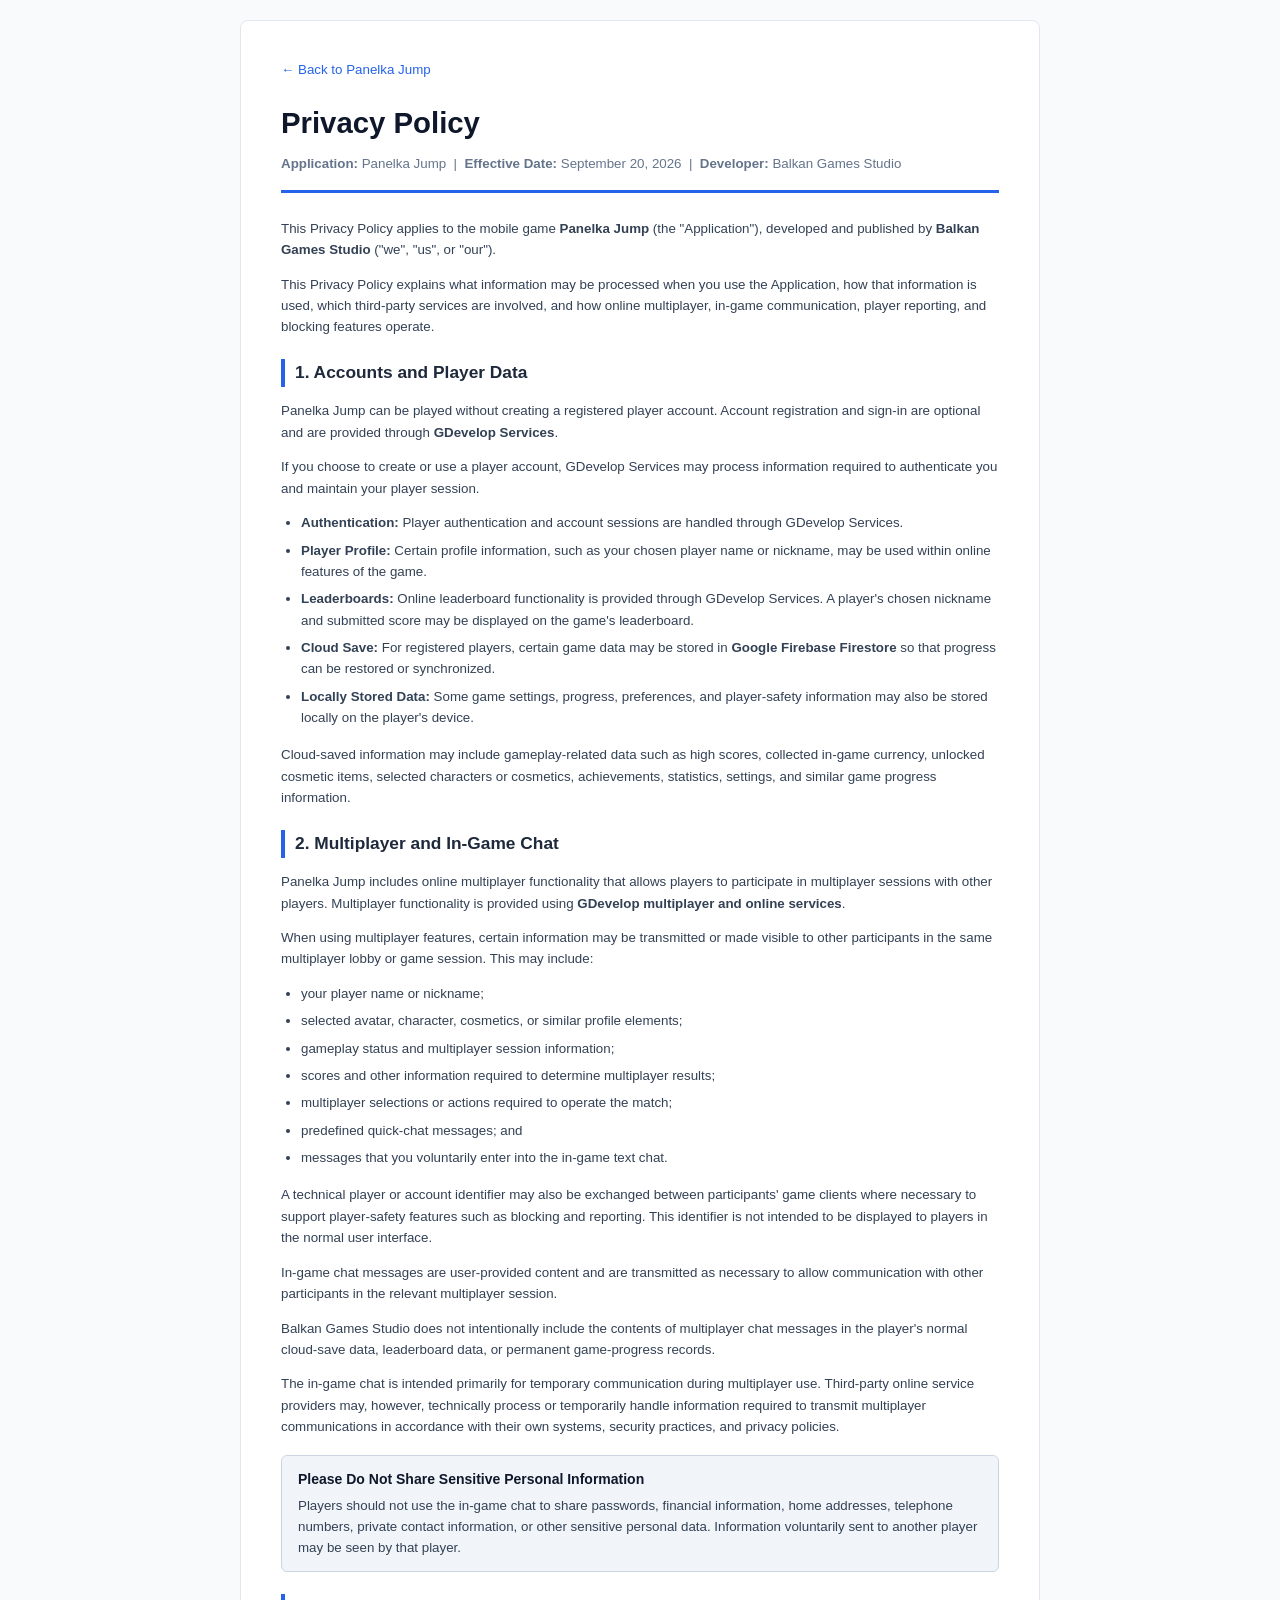
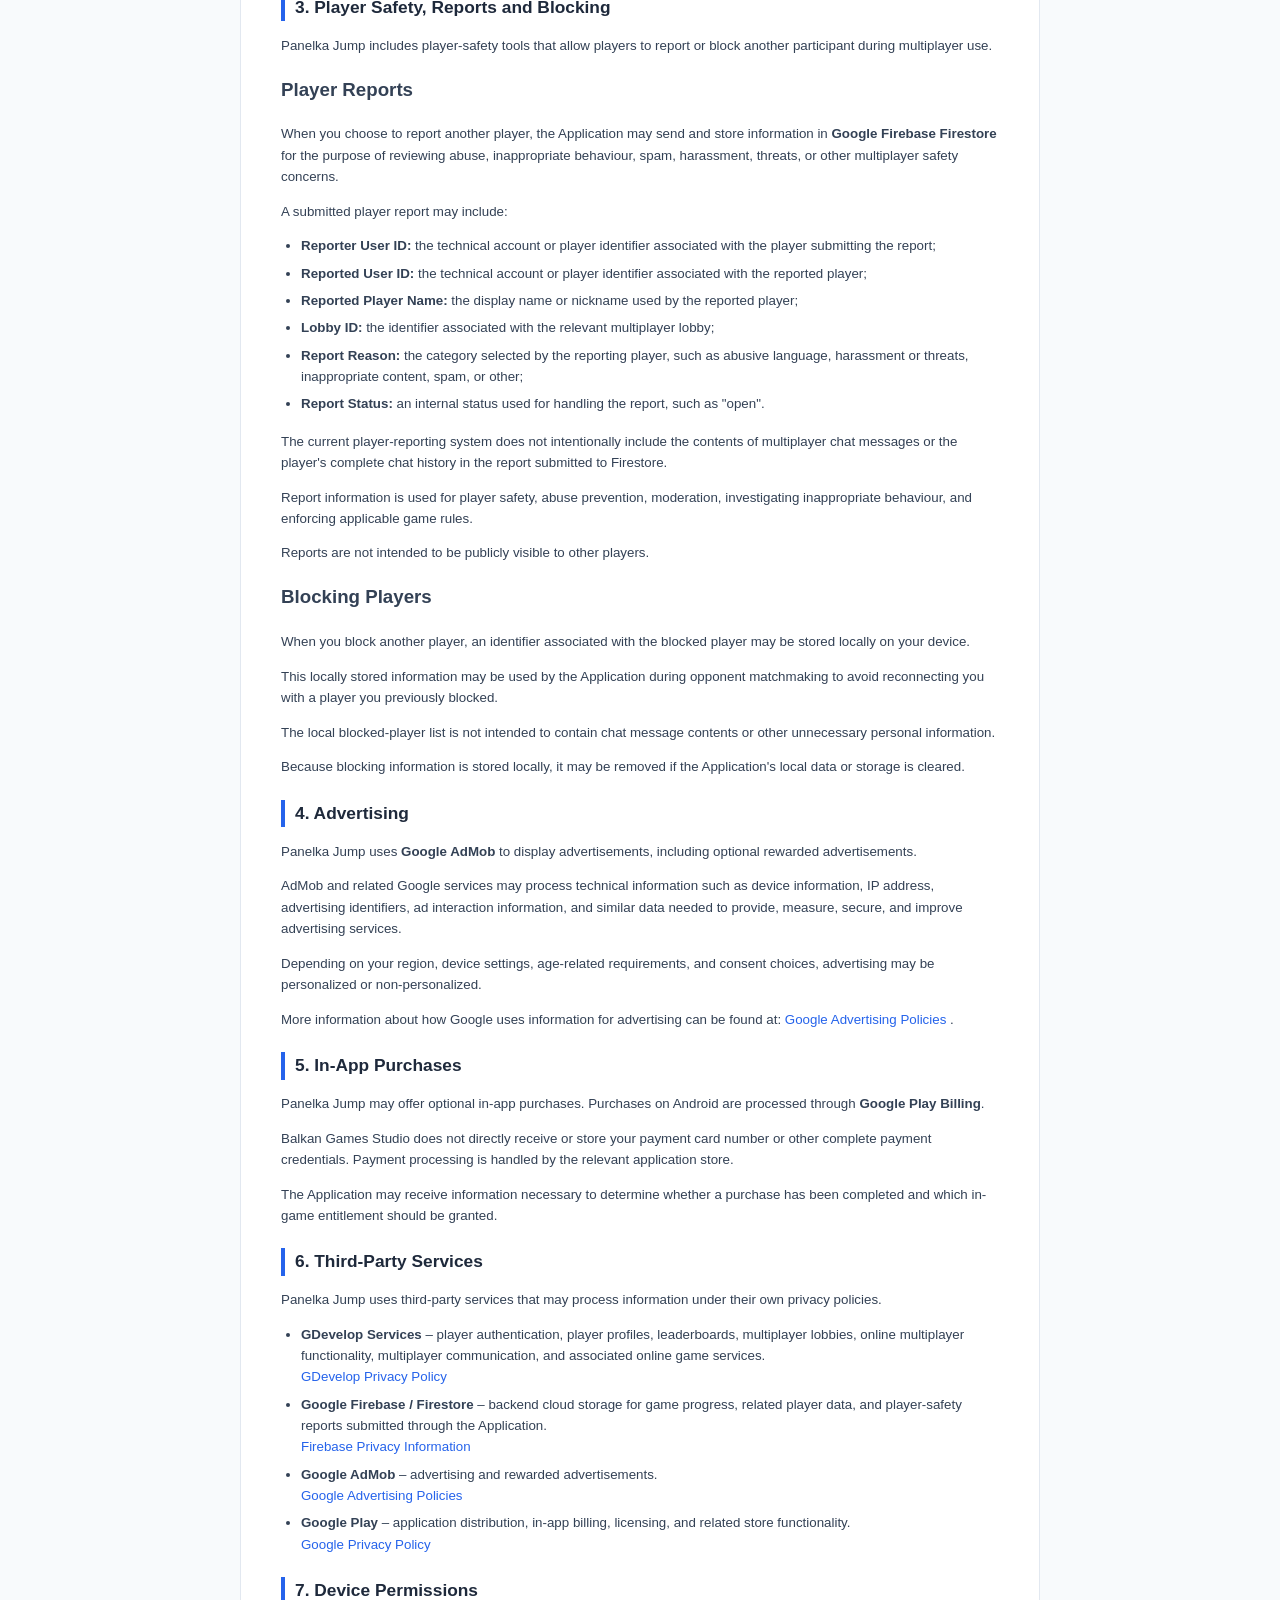
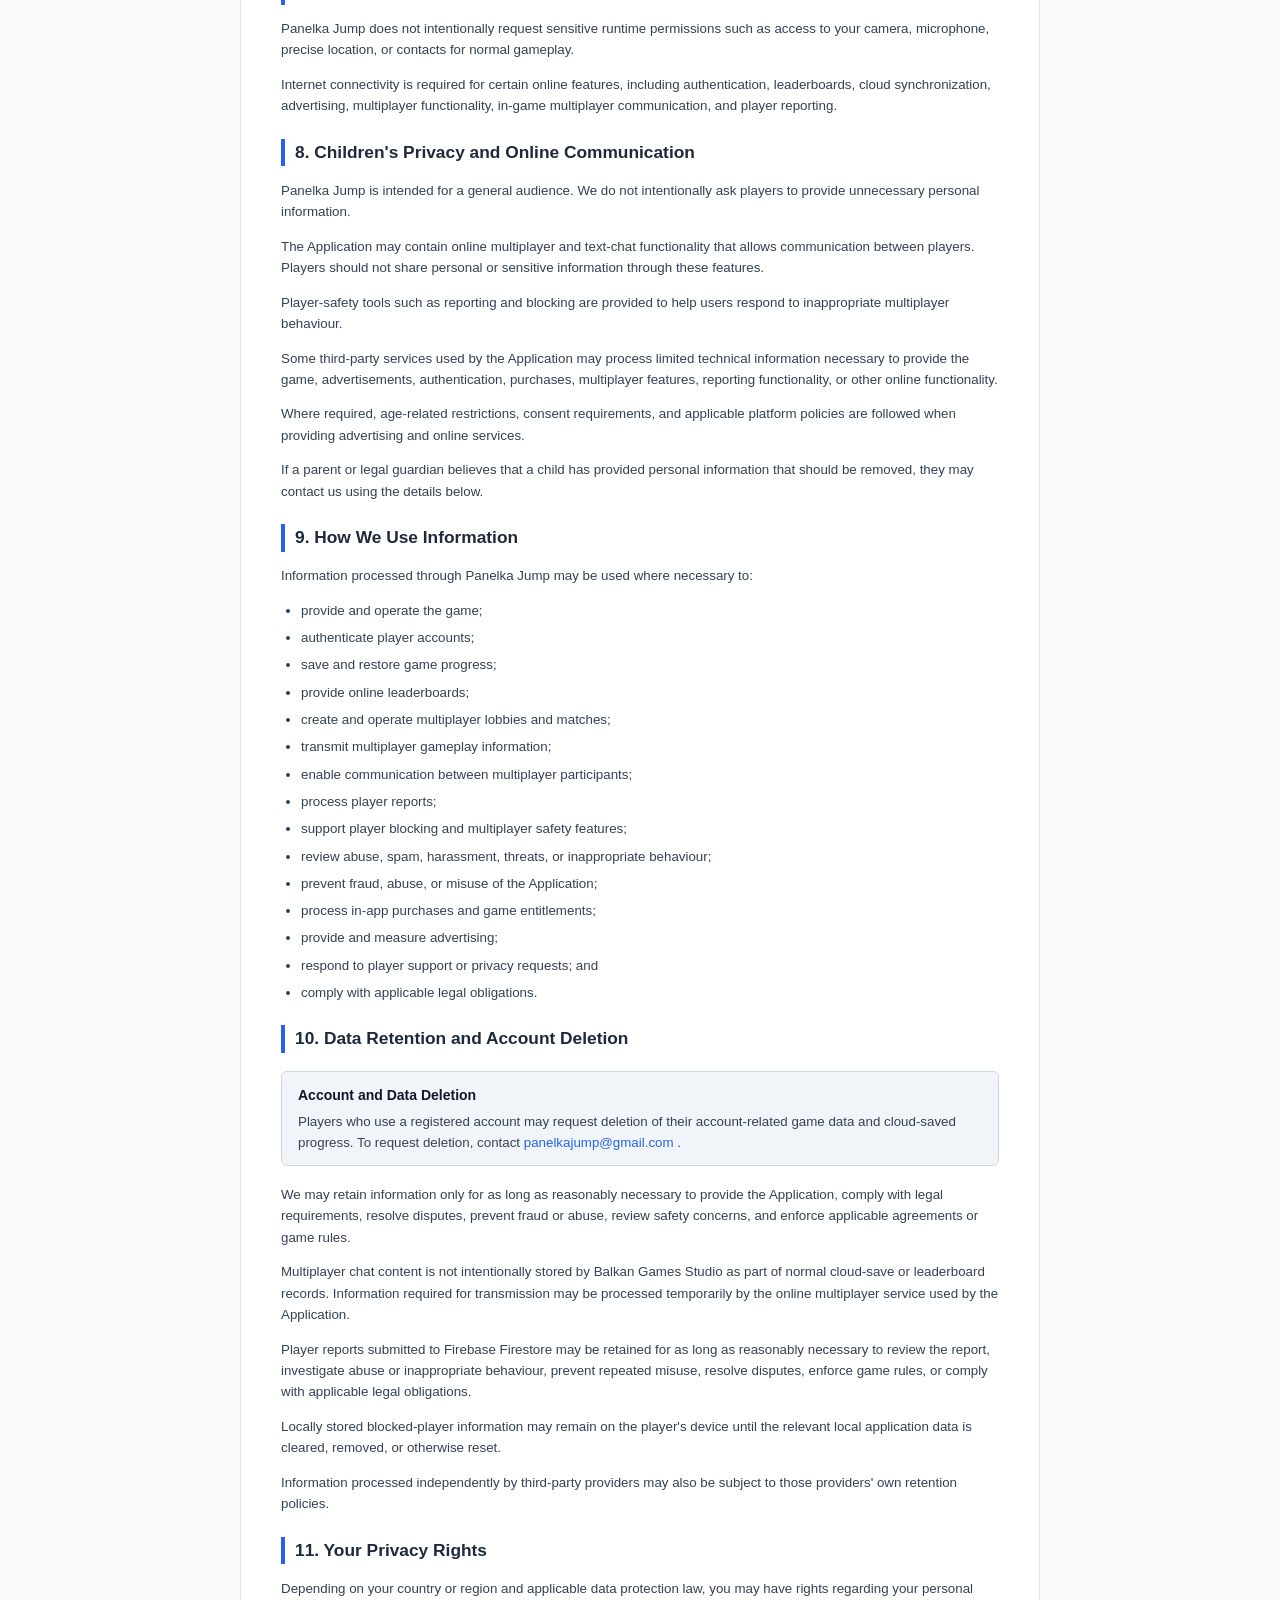
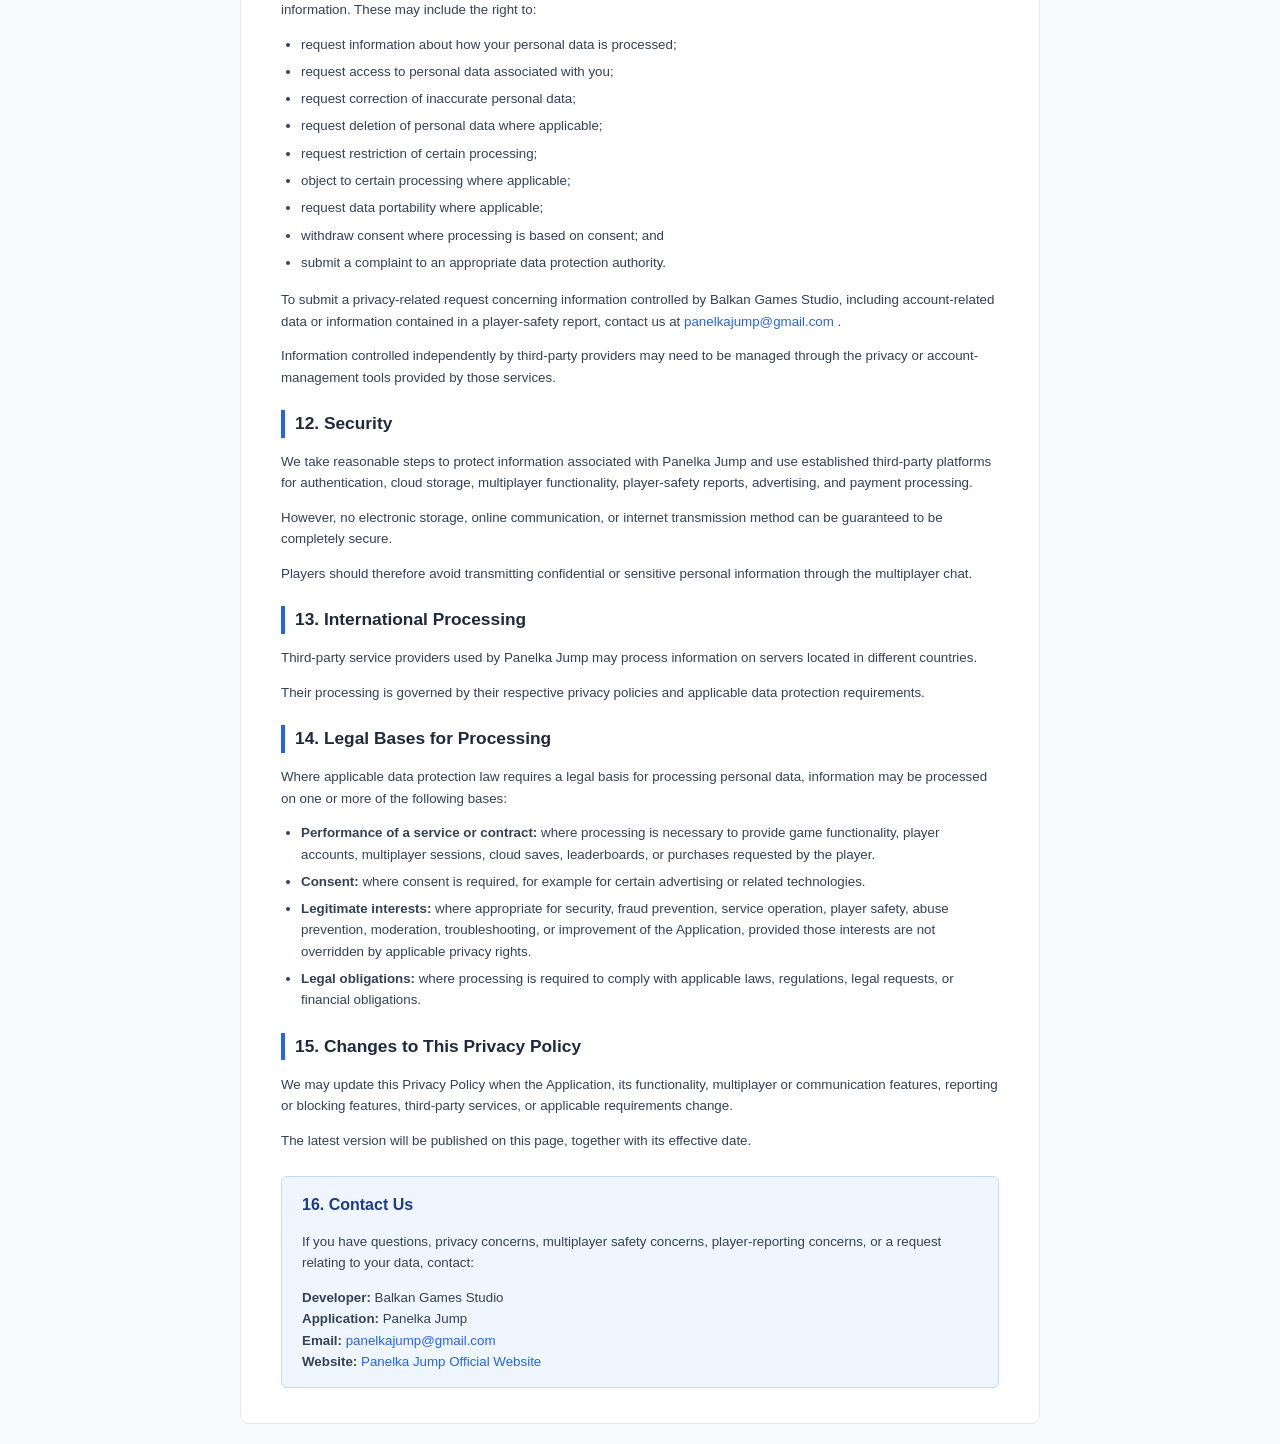
<file: index.html>
<!DOCTYPE html>
<html lang="en">
<head>
    <meta charset="UTF-8">
    <meta name="viewport" content="width=device-width, initial-scale=1.0">

    <title>Privacy Policy - Panelka Jump</title>

    <meta name="description"
          content="Privacy Policy for Panelka Jump by Balkan Games Studio.">

    <style>
        @page {
            size: A4;
            margin: 15mm 12mm;
            background-color: #f8fafc;
        }

        *, *::before, *::after {
            box-sizing: border-box;
        }

        body {
            font-family: -apple-system, BlinkMacSystemFont, "Segoe UI",
                         Roboto, Helvetica, Arial, sans-serif;
            line-height: 1.6;
            color: #334155;
            background-color: #f8fafc;
            margin: 0;
            padding: 20px;
        }

        .container {
            max-width: 800px;
            margin: 0 auto;
            background: #ffffff;
            padding: 35px 40px;
            border-radius: 8px;
            border: 1px solid #e2e8f0;
        }

        .header {
            border-bottom: 3px solid #2563eb;
            padding-bottom: 15px;
            margin-bottom: 25px;
        }

        h1 {
            color: #0f172a;
            font-size: 22pt;
            margin: 0 0 6px 0;
        }

        .subtitle {
            color: #64748b;
            font-size: 10pt;
            margin: 0;
        }

        h2 {
            color: #1e293b;
            font-size: 13pt;
            margin-top: 22px;
            margin-bottom: 10px;
            border-left: 4px solid #2563eb;
            padding-left: 10px;
            page-break-after: avoid;
        }

        p, li {
            font-size: 10pt;
            color: #334155;
        }

        ul {
            padding-left: 20px;
            margin-top: 5px;
        }

        li {
            margin-bottom: 6px;
        }

        .callout {
            background-color: #f1f5f9;
            border: 1px solid #cbd5e1;
            border-radius: 6px;
            padding: 12px 16px;
            margin: 18px 0;
            page-break-inside: avoid;
        }

        .callout-title {
            font-weight: bold;
            color: #0f172a;
            margin-bottom: 4px;
            font-size: 10.5pt;
        }

        .contact-box {
            background-color: #eff6ff;
            border: 1px solid #bfdbfe;
            border-radius: 6px;
            padding: 15px 20px;
            margin-top: 25px;
            page-break-inside: avoid;
        }

        .back-link {
            display: inline-block;
            margin-bottom: 20px;
            font-size: 10pt;
        }

        a {
            color: #2563eb;
            text-decoration: none;
        }

        a:hover {
            text-decoration: underline;
        }

        @media (max-width: 600px) {
            body {
                padding: 10px;
            }

            .container {
                padding: 24px 20px;
            }
        }
    </style>
</head>

<body>

<div class="container">

    <a class="back-link" href="https://mshapkov-afk.github.io/">
        ← Back to Panelka Jump
    </a>

    <div class="header">
        <h1>Privacy Policy</h1>

        <p class="subtitle">
            <strong>Application:</strong> Panelka Jump
            &nbsp;|&nbsp;
            <strong>Effective Date:</strong> September 20, 2026
            &nbsp;|&nbsp;
            <strong>Developer:</strong> Balkan Games Studio
        </p>
    </div>


    <p>
        This Privacy Policy applies to the mobile game
        <strong>Panelka Jump</strong> (the "Application"),
        developed and published by
        <strong>Balkan Games Studio</strong>
        ("we", "us", or "our").
    </p>

    <p>
        This Privacy Policy explains what information may be processed
        when you use the Application, how that information is used,
        which third-party services are involved, and how online
        multiplayer, in-game communication, player reporting,
        and blocking features operate.
    </p>


    <h2>1. Accounts and Player Data</h2>

    <p>
        Panelka Jump can be played without creating a registered player
        account. Account registration and sign-in are optional and are
        provided through <strong>GDevelop Services</strong>.
    </p>

    <p>
        If you choose to create or use a player account, GDevelop Services
        may process information required to authenticate you and maintain
        your player session.
    </p>

    <ul>
        <li>
            <strong>Authentication:</strong>
            Player authentication and account sessions are handled through
            GDevelop Services.
        </li>

        <li>
            <strong>Player Profile:</strong>
            Certain profile information, such as your chosen player name
            or nickname, may be used within online features of the game.
        </li>

        <li>
            <strong>Leaderboards:</strong>
            Online leaderboard functionality is provided through
            GDevelop Services. A player's chosen nickname and submitted
            score may be displayed on the game's leaderboard.
        </li>

        <li>
            <strong>Cloud Save:</strong>
            For registered players, certain game data may be stored in
            <strong>Google Firebase Firestore</strong> so that progress can
            be restored or synchronized.
        </li>

        <li>
            <strong>Locally Stored Data:</strong>
            Some game settings, progress, preferences, and player-safety
            information may also be stored locally on the player's device.
        </li>
    </ul>

    <p>
        Cloud-saved information may include gameplay-related data such as
        high scores, collected in-game currency, unlocked cosmetic items,
        selected characters or cosmetics, achievements, statistics,
        settings, and similar game progress information.
    </p>


    <h2>2. Multiplayer and In-Game Chat</h2>

    <p>
        Panelka Jump includes online multiplayer functionality that allows
        players to participate in multiplayer sessions with other players.
        Multiplayer functionality is provided using
        <strong>GDevelop multiplayer and online services</strong>.
    </p>

    <p>
        When using multiplayer features, certain information may be
        transmitted or made visible to other participants in the same
        multiplayer lobby or game session. This may include:
    </p>

    <ul>
        <li>your player name or nickname;</li>
        <li>selected avatar, character, cosmetics, or similar profile elements;</li>
        <li>gameplay status and multiplayer session information;</li>
        <li>scores and other information required to determine multiplayer results;</li>
        <li>multiplayer selections or actions required to operate the match;</li>
        <li>predefined quick-chat messages; and</li>
        <li>messages that you voluntarily enter into the in-game text chat.</li>
    </ul>

    <p>
        A technical player or account identifier may also be exchanged
        between participants' game clients where necessary to support
        player-safety features such as blocking and reporting.
        This identifier is not intended to be displayed to players in
        the normal user interface.
    </p>

    <p>
        In-game chat messages are user-provided content and are transmitted
        as necessary to allow communication with other participants in the
        relevant multiplayer session.
    </p>

    <p>
        Balkan Games Studio does not intentionally include the contents of
        multiplayer chat messages in the player's normal cloud-save data,
        leaderboard data, or permanent game-progress records.
    </p>

    <p>
        The in-game chat is intended primarily for temporary communication
        during multiplayer use. Third-party online service providers may,
        however, technically process or temporarily handle information
        required to transmit multiplayer communications in accordance with
        their own systems, security practices, and privacy policies.
    </p>

    <div class="callout">
        <div class="callout-title">
            Please Do Not Share Sensitive Personal Information
        </div>

        <p style="margin:0;">
            Players should not use the in-game chat to share passwords,
            financial information, home addresses, telephone numbers,
            private contact information, or other sensitive personal data.
            Information voluntarily sent to another player may be seen by
            that player.
        </p>
    </div>


    <h2>3. Player Safety, Reports and Blocking</h2>

    <p>
        Panelka Jump includes player-safety tools that allow players to
        report or block another participant during multiplayer use.
    </p>

    <h3>Player Reports</h3>

    <p>
        When you choose to report another player, the Application may
        send and store information in
        <strong>Google Firebase Firestore</strong>
        for the purpose of reviewing abuse, inappropriate behaviour,
        spam, harassment, threats, or other multiplayer safety concerns.
    </p>

    <p>
        A submitted player report may include:
    </p>

    <ul>
        <li>
            <strong>Reporter User ID:</strong>
            the technical account or player identifier associated with
            the player submitting the report;
        </li>

        <li>
            <strong>Reported User ID:</strong>
            the technical account or player identifier associated with
            the reported player;
        </li>

        <li>
            <strong>Reported Player Name:</strong>
            the display name or nickname used by the reported player;
        </li>

        <li>
            <strong>Lobby ID:</strong>
            the identifier associated with the relevant multiplayer lobby;
        </li>

        <li>
            <strong>Report Reason:</strong>
            the category selected by the reporting player, such as
            abusive language, harassment or threats, inappropriate content,
            spam, or other;
        </li>

        <li>
            <strong>Report Status:</strong>
            an internal status used for handling the report,
            such as "open".
        </li>
    </ul>

    <p>
        The current player-reporting system does not intentionally include
        the contents of multiplayer chat messages or the player's complete
        chat history in the report submitted to Firestore.
    </p>

    <p>
        Report information is used for player safety, abuse prevention,
        moderation, investigating inappropriate behaviour, and enforcing
        applicable game rules.
    </p>

    <p>
        Reports are not intended to be publicly visible to other players.
    </p>


    <h3>Blocking Players</h3>

    <p>
        When you block another player, an identifier associated with the
        blocked player may be stored locally on your device.
    </p>

    <p>
        This locally stored information may be used by the Application
        during opponent matchmaking to avoid reconnecting you with a player
        you previously blocked.
    </p>

    <p>
        The local blocked-player list is not intended to contain chat
        message contents or other unnecessary personal information.
    </p>

    <p>
        Because blocking information is stored locally, it may be removed
        if the Application's local data or storage is cleared.
    </p>


    <h2>4. Advertising</h2>

    <p>
        Panelka Jump uses <strong>Google AdMob</strong> to display
        advertisements, including optional rewarded advertisements.
    </p>

    <p>
        AdMob and related Google services may process technical information
        such as device information, IP address, advertising identifiers,
        ad interaction information, and similar data needed to provide,
        measure, secure, and improve advertising services.
    </p>

    <p>
        Depending on your region, device settings, age-related requirements,
        and consent choices, advertising may be personalized or
        non-personalized.
    </p>

    <p>
        More information about how Google uses information for advertising
        can be found at:
        <a href="https://policies.google.com/technologies/ads"
           target="_blank"
           rel="noopener noreferrer">
            Google Advertising Policies
        </a>.
    </p>


    <h2>5. In-App Purchases</h2>

    <p>
        Panelka Jump may offer optional in-app purchases.
        Purchases on Android are processed through
        <strong>Google Play Billing</strong>.
    </p>

    <p>
        Balkan Games Studio does not directly receive or store your
        payment card number or other complete payment credentials.
        Payment processing is handled by the relevant application store.
    </p>

    <p>
        The Application may receive information necessary to determine
        whether a purchase has been completed and which in-game entitlement
        should be granted.
    </p>


    <h2>6. Third-Party Services</h2>

    <p>
        Panelka Jump uses third-party services that may process information
        under their own privacy policies.
    </p>

    <ul>
        <li>
            <strong>GDevelop Services</strong> –
            player authentication, player profiles, leaderboards,
            multiplayer lobbies, online multiplayer functionality,
            multiplayer communication, and associated online game services.
            <br>
            <a href="https://gdevelop.io/page/privacy-policy"
               target="_blank"
               rel="noopener noreferrer">
                GDevelop Privacy Policy
            </a>
        </li>

        <li>
            <strong>Google Firebase / Firestore</strong> –
            backend cloud storage for game progress, related player data,
            and player-safety reports submitted through the Application.
            <br>
            <a href="https://firebase.google.com/support/privacy"
               target="_blank"
               rel="noopener noreferrer">
                Firebase Privacy Information
            </a>
        </li>

        <li>
            <strong>Google AdMob</strong> –
            advertising and rewarded advertisements.
            <br>
            <a href="https://policies.google.com/technologies/ads"
               target="_blank"
               rel="noopener noreferrer">
                Google Advertising Policies
            </a>
        </li>

        <li>
            <strong>Google Play</strong> –
            application distribution, in-app billing,
            licensing, and related store functionality.
            <br>
            <a href="https://policies.google.com/privacy"
               target="_blank"
               rel="noopener noreferrer">
                Google Privacy Policy
            </a>
        </li>
    </ul>


    <h2>7. Device Permissions</h2>

    <p>
        Panelka Jump does not intentionally request sensitive runtime
        permissions such as access to your camera, microphone,
        precise location, or contacts for normal gameplay.
    </p>

    <p>
        Internet connectivity is required for certain online features,
        including authentication, leaderboards, cloud synchronization,
        advertising, multiplayer functionality, in-game multiplayer
        communication, and player reporting.
    </p>


    <h2>8. Children's Privacy and Online Communication</h2>

    <p>
        Panelka Jump is intended for a general audience.
        We do not intentionally ask players to provide unnecessary
        personal information.
    </p>

    <p>
        The Application may contain online multiplayer and text-chat
        functionality that allows communication between players.
        Players should not share personal or sensitive information through
        these features.
    </p>

    <p>
        Player-safety tools such as reporting and blocking are provided
        to help users respond to inappropriate multiplayer behaviour.
    </p>

    <p>
        Some third-party services used by the Application may process
        limited technical information necessary to provide the game,
        advertisements, authentication, purchases, multiplayer features,
        reporting functionality, or other online functionality.
    </p>

    <p>
        Where required, age-related restrictions, consent requirements,
        and applicable platform policies are followed when providing
        advertising and online services.
    </p>

    <p>
        If a parent or legal guardian believes that a child has provided
        personal information that should be removed, they may contact us
        using the details below.
    </p>


    <h2>9. How We Use Information</h2>

    <p>
        Information processed through Panelka Jump may be used where
        necessary to:
    </p>

    <ul>
        <li>provide and operate the game;</li>
        <li>authenticate player accounts;</li>
        <li>save and restore game progress;</li>
        <li>provide online leaderboards;</li>
        <li>create and operate multiplayer lobbies and matches;</li>
        <li>transmit multiplayer gameplay information;</li>
        <li>enable communication between multiplayer participants;</li>
        <li>process player reports;</li>
        <li>support player blocking and multiplayer safety features;</li>
        <li>review abuse, spam, harassment, threats, or inappropriate behaviour;</li>
        <li>prevent fraud, abuse, or misuse of the Application;</li>
        <li>process in-app purchases and game entitlements;</li>
        <li>provide and measure advertising;</li>
        <li>respond to player support or privacy requests; and</li>
        <li>comply with applicable legal obligations.</li>
    </ul>


    <h2>10. Data Retention and Account Deletion</h2>

    <div class="callout">

        <div class="callout-title">
            Account and Data Deletion
        </div>

        <p style="margin:0;">
            Players who use a registered account may request deletion
            of their account-related game data and cloud-saved progress.
            To request deletion, contact
            <a href="mailto:panelkajump@gmail.com">
                panelkajump@gmail.com
            </a>.
        </p>

    </div>

    <p>
        We may retain information only for as long as reasonably necessary
        to provide the Application, comply with legal requirements,
        resolve disputes, prevent fraud or abuse, review safety concerns,
        and enforce applicable agreements or game rules.
    </p>

    <p>
        Multiplayer chat content is not intentionally stored by
        Balkan Games Studio as part of normal cloud-save or leaderboard
        records. Information required for transmission may be processed
        temporarily by the online multiplayer service used by the
        Application.
    </p>

    <p>
        Player reports submitted to Firebase Firestore may be retained
        for as long as reasonably necessary to review the report,
        investigate abuse or inappropriate behaviour, prevent repeated
        misuse, resolve disputes, enforce game rules, or comply with
        applicable legal obligations.
    </p>

    <p>
        Locally stored blocked-player information may remain on the
        player's device until the relevant local application data is
        cleared, removed, or otherwise reset.
    </p>

    <p>
        Information processed independently by third-party providers may
        also be subject to those providers' own retention policies.
    </p>


    <h2>11. Your Privacy Rights</h2>

    <p>
        Depending on your country or region and applicable data protection
        law, you may have rights regarding your personal information.
        These may include the right to:
    </p>

    <ul>
        <li>request information about how your personal data is processed;</li>
        <li>request access to personal data associated with you;</li>
        <li>request correction of inaccurate personal data;</li>
        <li>request deletion of personal data where applicable;</li>
        <li>request restriction of certain processing;</li>
        <li>object to certain processing where applicable;</li>
        <li>request data portability where applicable;</li>
        <li>withdraw consent where processing is based on consent; and</li>
        <li>submit a complaint to an appropriate data protection authority.</li>
    </ul>

    <p>
        To submit a privacy-related request concerning information controlled
        by Balkan Games Studio, including account-related data or information
        contained in a player-safety report, contact us at
        <a href="mailto:panelkajump@gmail.com">
            panelkajump@gmail.com
        </a>.
    </p>

    <p>
        Information controlled independently by third-party providers may
        need to be managed through the privacy or account-management tools
        provided by those services.
    </p>


    <h2>12. Security</h2>

    <p>
        We take reasonable steps to protect information associated with
        Panelka Jump and use established third-party platforms for
        authentication, cloud storage, multiplayer functionality,
        player-safety reports, advertising, and payment processing.
    </p>

    <p>
        However, no electronic storage, online communication, or internet
        transmission method can be guaranteed to be completely secure.
    </p>

    <p>
        Players should therefore avoid transmitting confidential or
        sensitive personal information through the multiplayer chat.
    </p>


    <h2>13. International Processing</h2>

    <p>
        Third-party service providers used by Panelka Jump may process
        information on servers located in different countries.
    </p>

    <p>
        Their processing is governed by their respective privacy policies
        and applicable data protection requirements.
    </p>


    <h2>14. Legal Bases for Processing</h2>

    <p>
        Where applicable data protection law requires a legal basis for
        processing personal data, information may be processed on one or
        more of the following bases:
    </p>

    <ul>
        <li>
            <strong>Performance of a service or contract:</strong>
            where processing is necessary to provide game functionality,
            player accounts, multiplayer sessions, cloud saves,
            leaderboards, or purchases requested by the player.
        </li>

        <li>
            <strong>Consent:</strong>
            where consent is required, for example for certain advertising
            or related technologies.
        </li>

        <li>
            <strong>Legitimate interests:</strong>
            where appropriate for security, fraud prevention, service
            operation, player safety, abuse prevention, moderation,
            troubleshooting, or improvement of the Application,
            provided those interests are not overridden by applicable
            privacy rights.
        </li>

        <li>
            <strong>Legal obligations:</strong>
            where processing is required to comply with applicable laws,
            regulations, legal requests, or financial obligations.
        </li>
    </ul>


    <h2>15. Changes to This Privacy Policy</h2>

    <p>
        We may update this Privacy Policy when the Application,
        its functionality, multiplayer or communication features,
        reporting or blocking features, third-party services,
        or applicable requirements change.
    </p>

    <p>
        The latest version will be published on this page,
        together with its effective date.
    </p>


    <div class="contact-box">

        <h2 style="
            margin-top:0;
            border-left:none;
            padding-left:0;
            font-size:12pt;
            color:#1e3a8a;
        ">
            16. Contact Us
        </h2>

        <p>
            If you have questions, privacy concerns,
            multiplayer safety concerns, player-reporting concerns,
            or a request relating to your data, contact:
        </p>

        <p style="margin-bottom:0;">
            <strong>Developer:</strong>
            Balkan Games Studio
            <br>

            <strong>Application:</strong>
            Panelka Jump
            <br>

            <strong>Email:</strong>
            <a href="mailto:panelkajump@gmail.com">
                panelkajump@gmail.com
            </a>
            <br>

            <strong>Website:</strong>
            <a href="https://mshapkov-afk.github.io/">
                Panelka Jump Official Website
            </a>
        </p>

    </div>

</div>

</body>
</html>
</file>
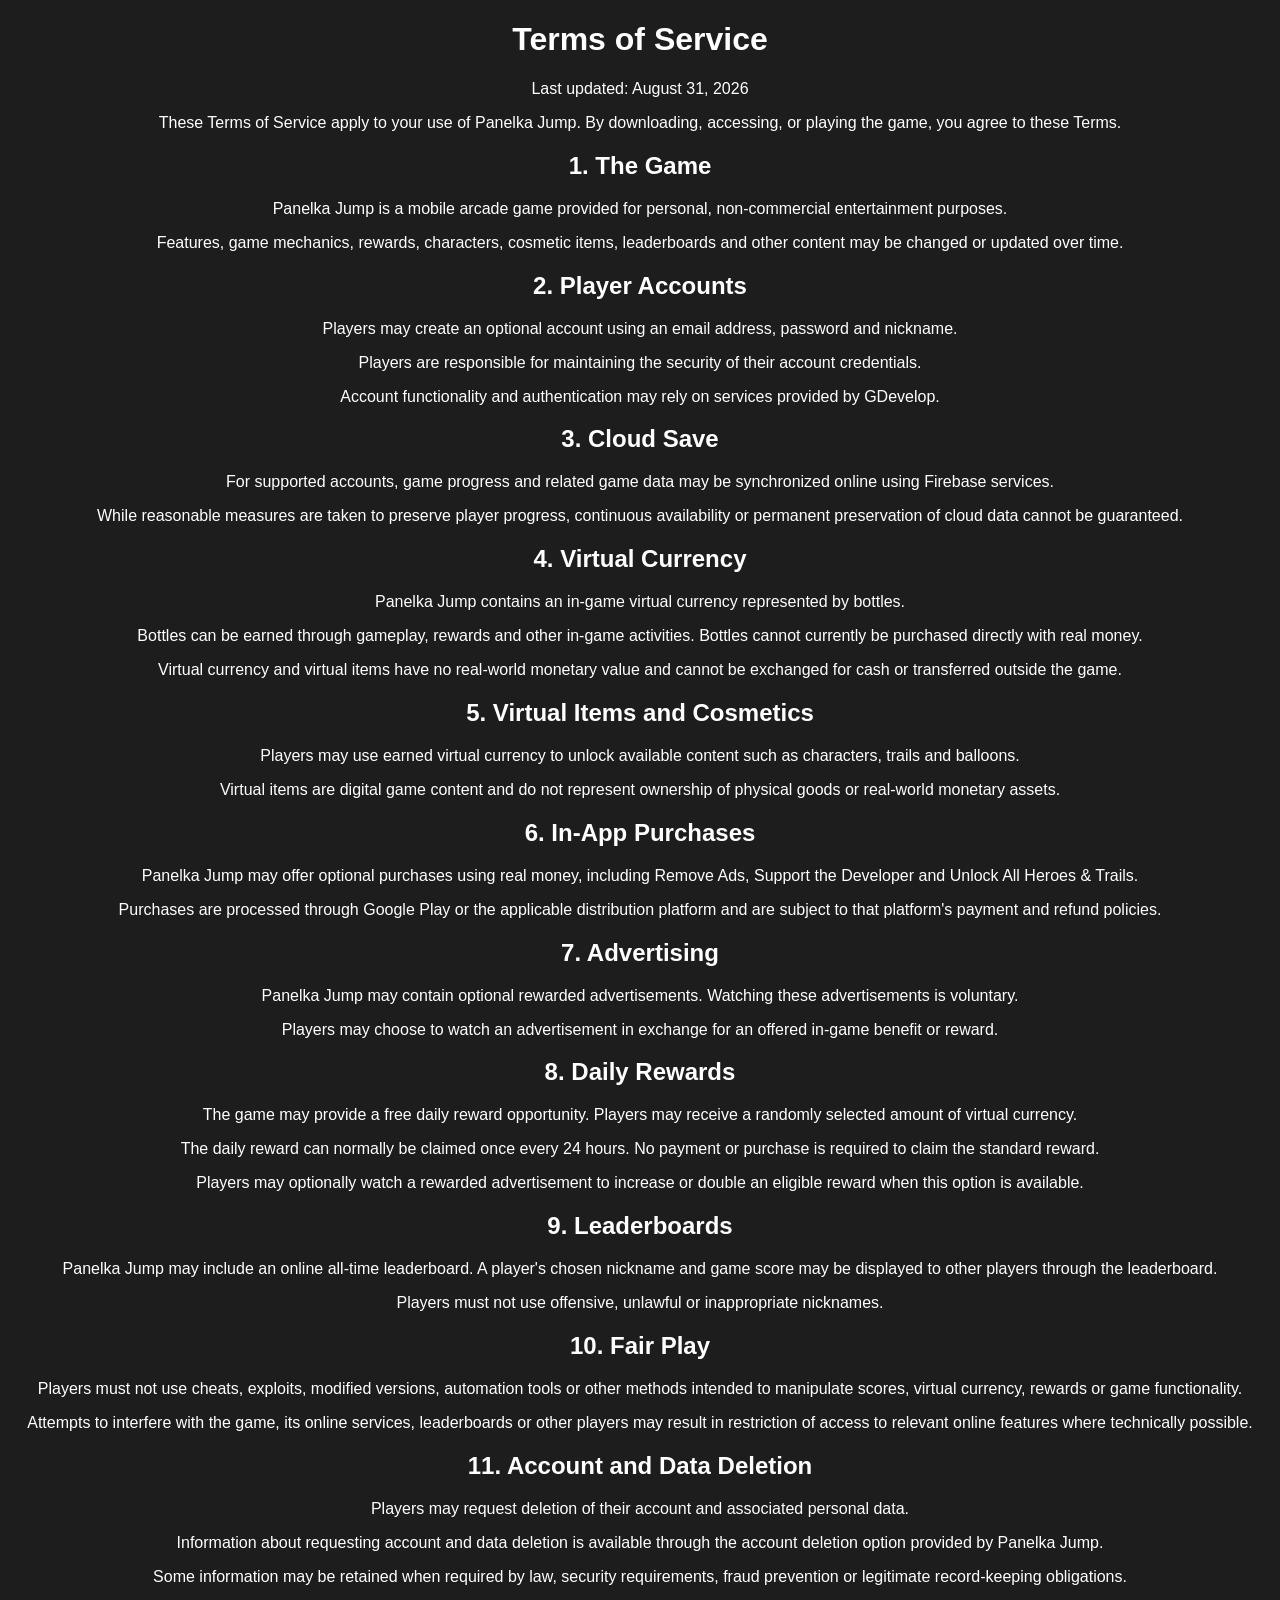
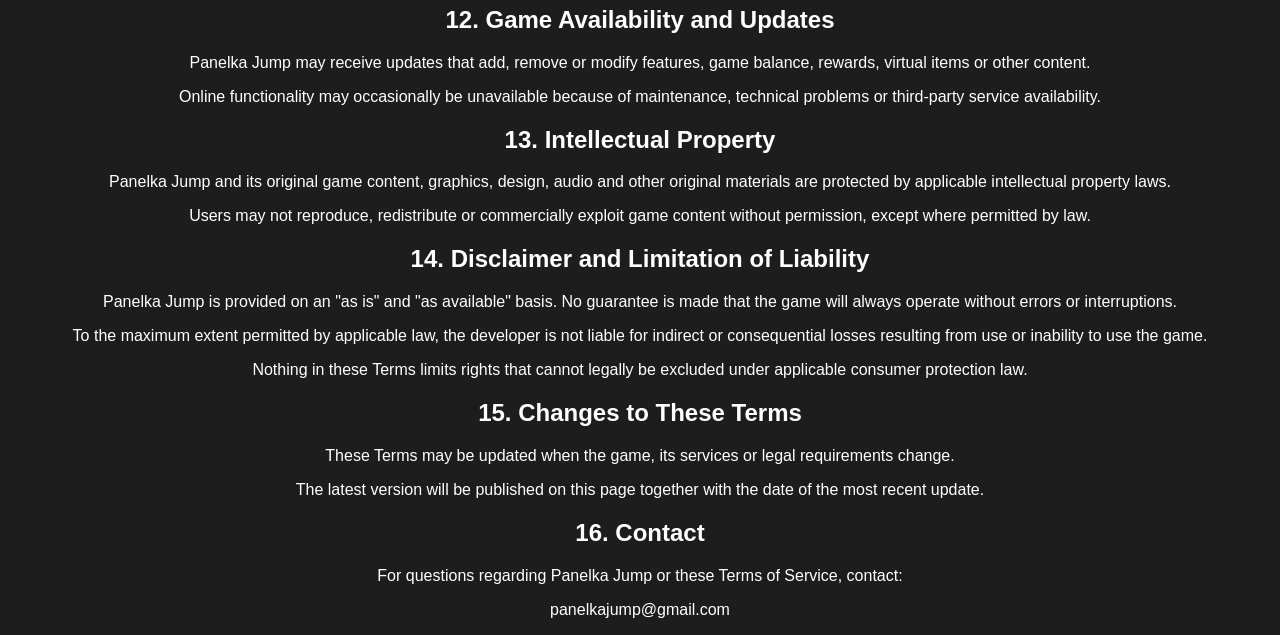
<file: terms.html>
<!doctype html>
<html lang="en">
<head>
  <meta charset="utf-8">
  <meta name="viewport" content="width=device-width, initial-scale=1">
  <title>Panelka Jump - Terms of Service</title>
  <link rel="stylesheet" href="style.css">
</head>

<body>

<h1>Terms of Service</h1>
<p>Last updated: August 31, 2026</p>

<p>
These Terms of Service apply to your use of Panelka Jump.
By downloading, accessing, or playing the game, you agree to these Terms.
</p>

<h2>1. The Game</h2>

<p>
Panelka Jump is a mobile arcade game provided for personal,
non-commercial entertainment purposes.
</p>

<p>
Features, game mechanics, rewards, characters, cosmetic items,
leaderboards and other content may be changed or updated over time.
</p>

<h2>2. Player Accounts</h2>

<p>
Players may create an optional account using an email address,
password and nickname.
</p>

<p>
Players are responsible for maintaining the security of their
account credentials.
</p>

<p>
Account functionality and authentication may rely on services
provided by GDevelop.
</p>

<h2>3. Cloud Save</h2>

<p>
For supported accounts, game progress and related game data may
be synchronized online using Firebase services.
</p>

<p>
While reasonable measures are taken to preserve player progress,
continuous availability or permanent preservation of cloud data
cannot be guaranteed.
</p>

<h2>4. Virtual Currency</h2>

<p>
Panelka Jump contains an in-game virtual currency represented
by bottles.
</p>

<p>
Bottles can be earned through gameplay, rewards and other
in-game activities. Bottles cannot currently be purchased
directly with real money.
</p>

<p>
Virtual currency and virtual items have no real-world monetary
value and cannot be exchanged for cash or transferred outside
the game.
</p>

<h2>5. Virtual Items and Cosmetics</h2>

<p>
Players may use earned virtual currency to unlock available
content such as characters, trails and balloons.
</p>

<p>
Virtual items are digital game content and do not represent
ownership of physical goods or real-world monetary assets.
</p>

<h2>6. In-App Purchases</h2>

<p>
Panelka Jump may offer optional purchases using real money,
including Remove Ads, Support the Developer and Unlock All
Heroes & Trails.
</p>

<p>
Purchases are processed through Google Play or the applicable
distribution platform and are subject to that platform's
payment and refund policies.
</p>

<h2>7. Advertising</h2>

<p>
Panelka Jump may contain optional rewarded advertisements.
Watching these advertisements is voluntary.
</p>

<p>
Players may choose to watch an advertisement in exchange for
an offered in-game benefit or reward.
</p>

<h2>8. Daily Rewards</h2>

<p>
The game may provide a free daily reward opportunity.
Players may receive a randomly selected amount of virtual
currency.
</p>

<p>
The daily reward can normally be claimed once every 24 hours.
No payment or purchase is required to claim the standard reward.
</p>

<p>
Players may optionally watch a rewarded advertisement to
increase or double an eligible reward when this option is
available.
</p>

<h2>9. Leaderboards</h2>

<p>
Panelka Jump may include an online all-time leaderboard.
A player's chosen nickname and game score may be displayed
to other players through the leaderboard.
</p>

<p>
Players must not use offensive, unlawful or inappropriate
nicknames.
</p>

<h2>10. Fair Play</h2>

<p>
Players must not use cheats, exploits, modified versions,
automation tools or other methods intended to manipulate
scores, virtual currency, rewards or game functionality.
</p>

<p>
Attempts to interfere with the game, its online services,
leaderboards or other players may result in restriction
of access to relevant online features where technically
possible.
</p>

<h2>11. Account and Data Deletion</h2>

<p>
Players may request deletion of their account and associated
personal data.
</p>

<p>
Information about requesting account and data deletion is
available through the account deletion option provided by
Panelka Jump.
</p>

<p>
Some information may be retained when required by law,
security requirements, fraud prevention or legitimate
record-keeping obligations.
</p>

<h2>12. Game Availability and Updates</h2>

<p>
Panelka Jump may receive updates that add, remove or modify
features, game balance, rewards, virtual items or other content.
</p>

<p>
Online functionality may occasionally be unavailable because
of maintenance, technical problems or third-party service
availability.
</p>

<h2>13. Intellectual Property</h2>

<p>
Panelka Jump and its original game content, graphics, design,
audio and other original materials are protected by applicable
intellectual property laws.
</p>

<p>
Users may not reproduce, redistribute or commercially exploit
game content without permission, except where permitted by law.
</p>

<h2>14. Disclaimer and Limitation of Liability</h2>

<p>
Panelka Jump is provided on an "as is" and "as available" basis.
No guarantee is made that the game will always operate without
errors or interruptions.
</p>

<p>
To the maximum extent permitted by applicable law, the developer
is not liable for indirect or consequential losses resulting
from use or inability to use the game.
</p>

<p>
Nothing in these Terms limits rights that cannot legally be
excluded under applicable consumer protection law.
</p>

<h2>15. Changes to These Terms</h2>

<p>
These Terms may be updated when the game, its services or legal
requirements change.
</p>

<p>
The latest version will be published on this page together with
the date of the most recent update.
</p>

<h2>16. Contact</h2>

<p>
For questions regarding Panelka Jump or these Terms of Service,
contact:
</p>

<p>panelkajump@gmail.com</p>

</body>
</html>
</file>
<file: style.css>
body{margin:0;font-family:Arial;background:#1d1d1d;color:#fff;text-align:center}.logo{max-width:220px;width:80%;margin:30px auto;display:block}nav a{color:#ffcc66;margin:10px}footer{padding:30px}
</file>
